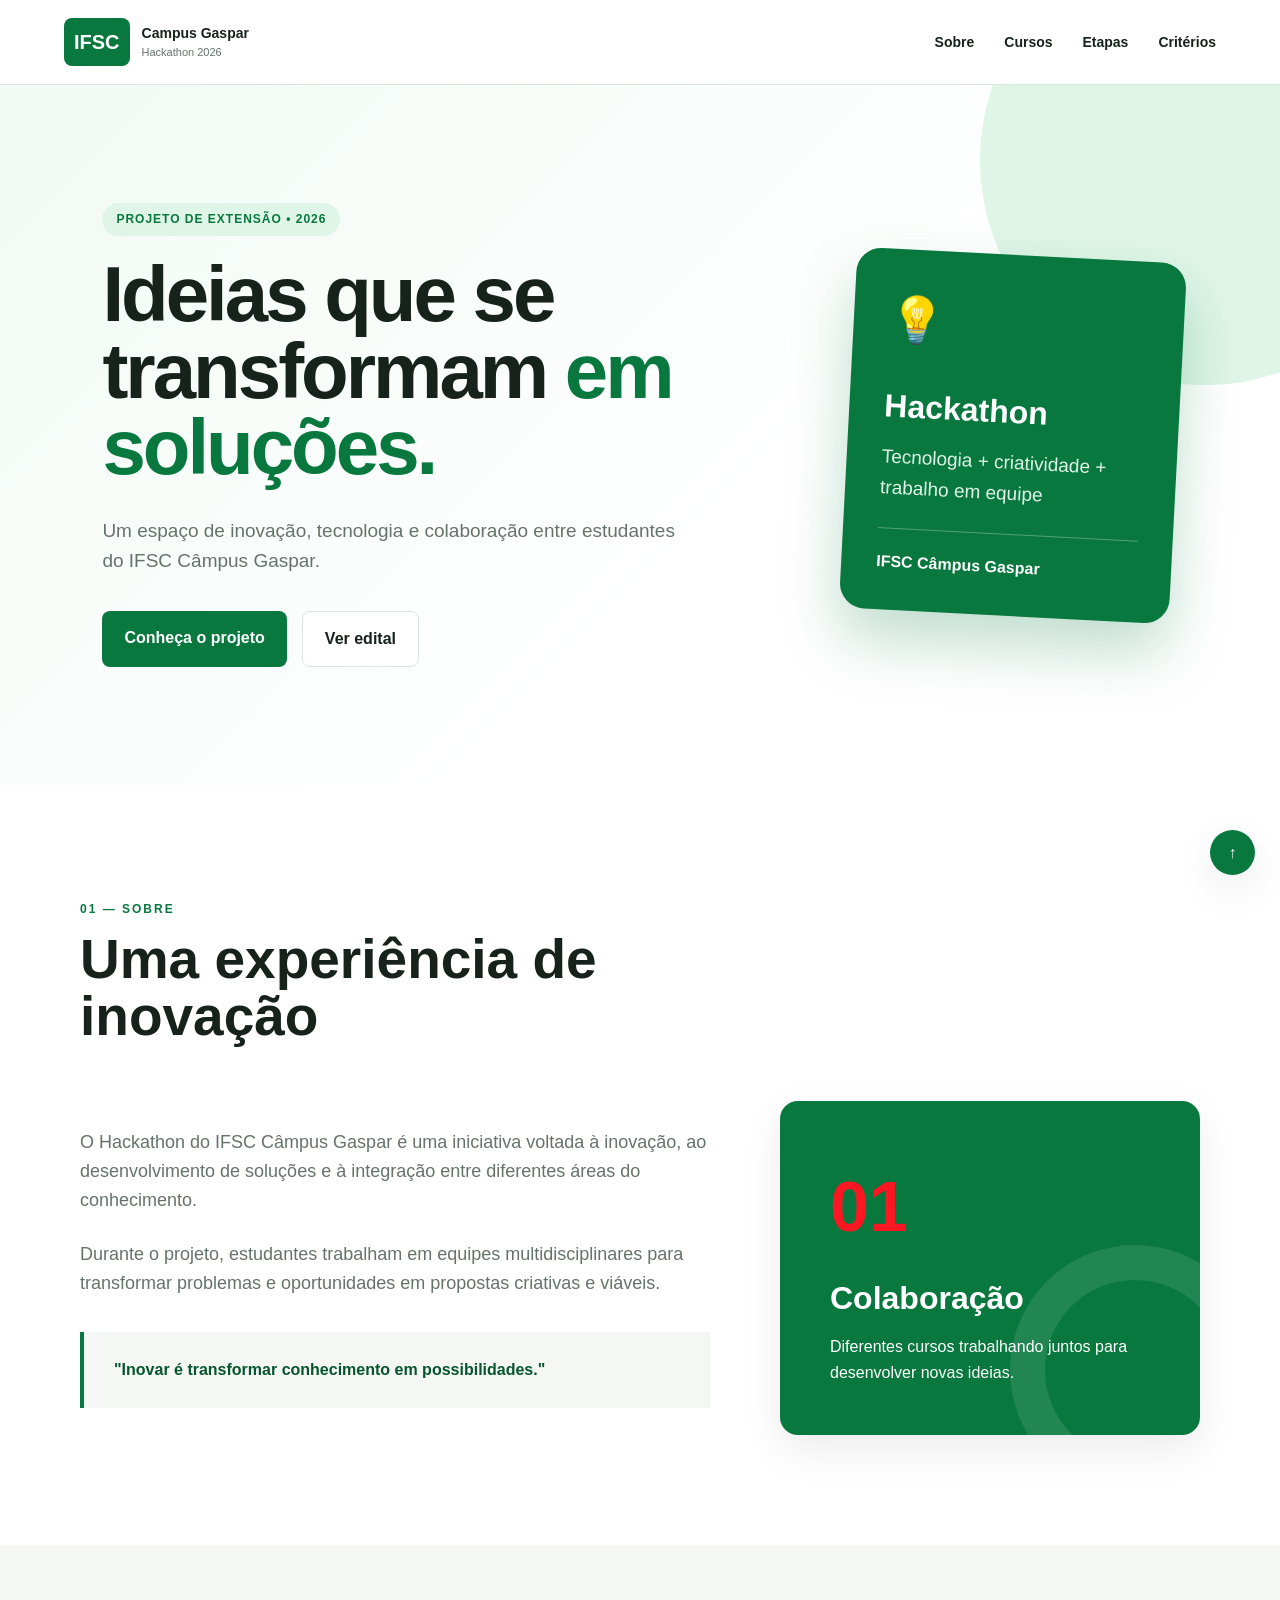
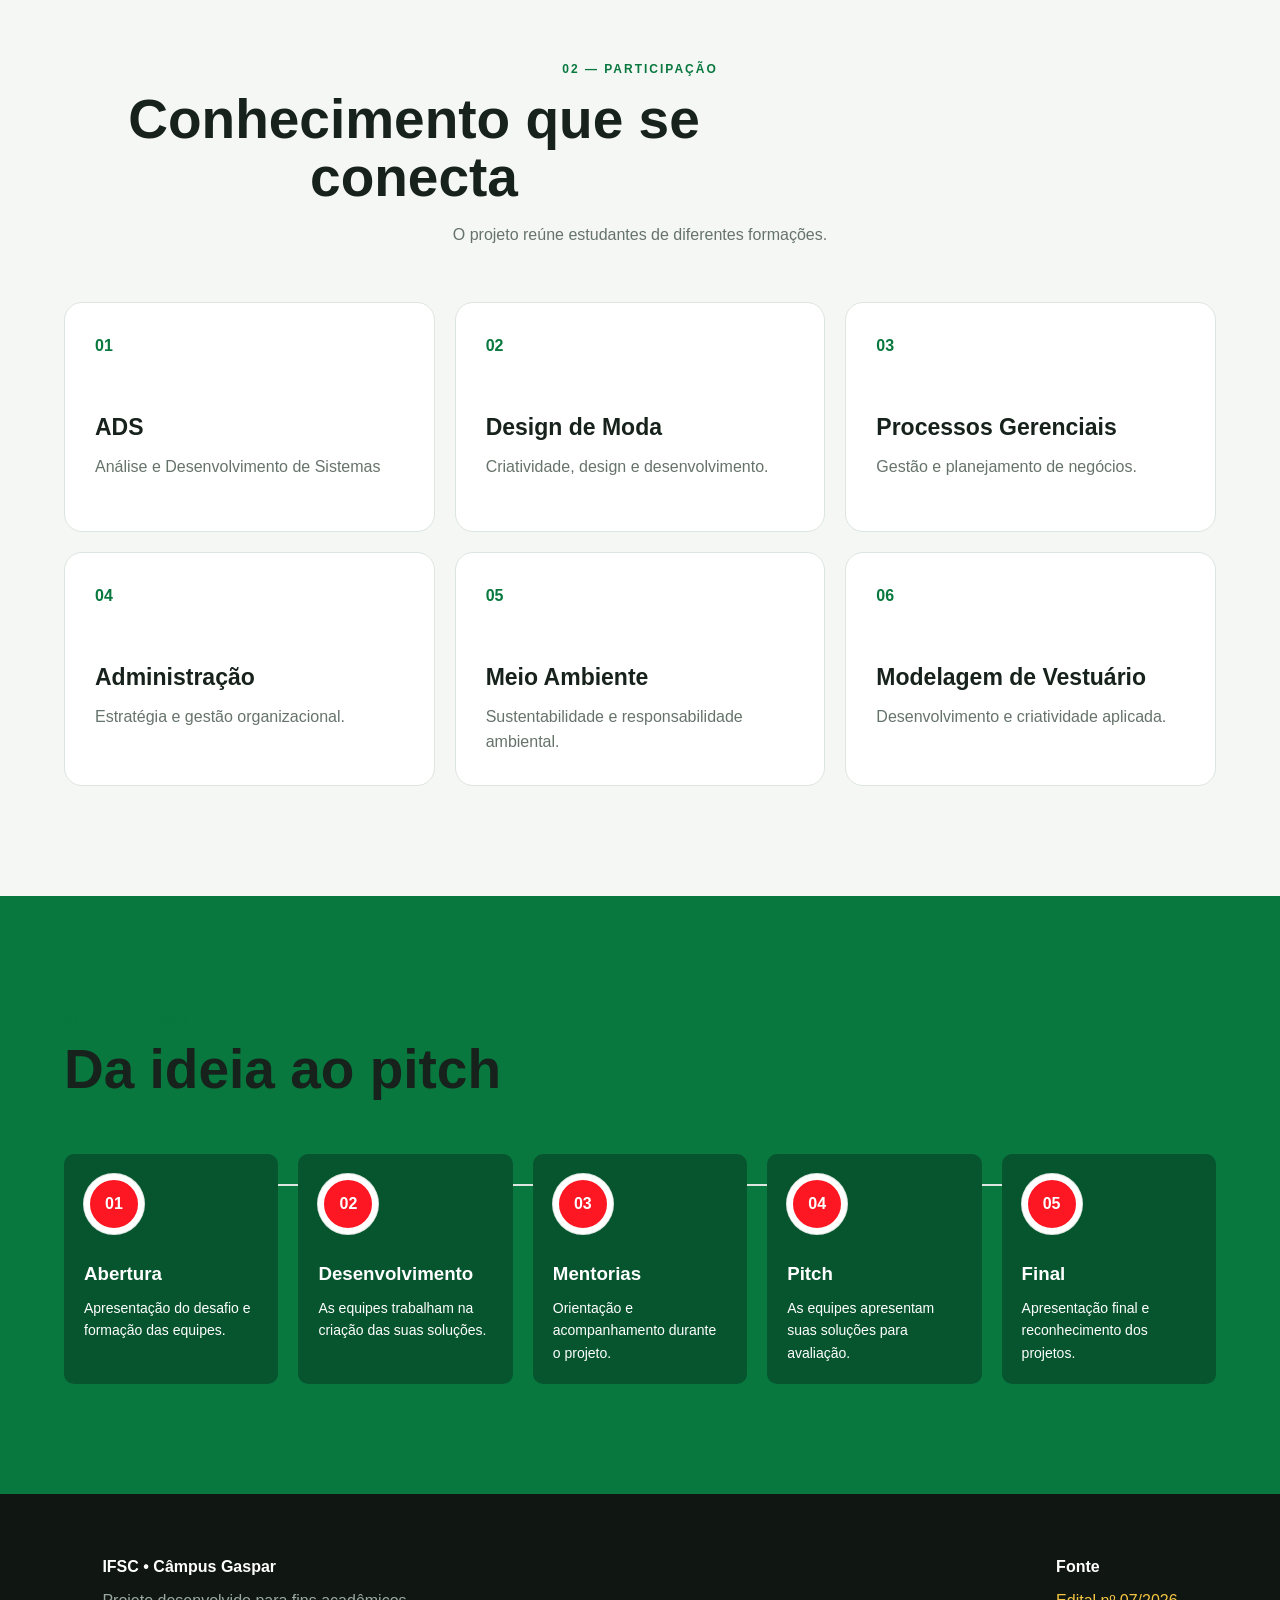
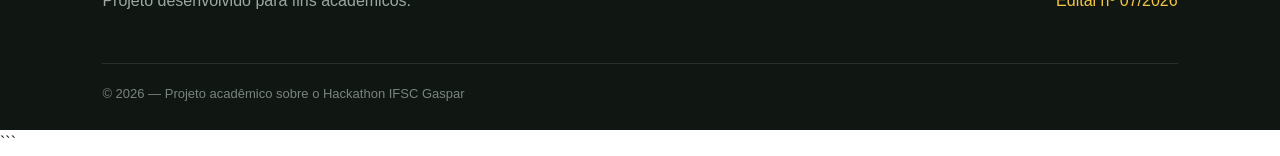
<file: texto.html>
<!DOCTYPE html>
<html lang="pt-BR">
<head>
    <meta charset="UTF-8">
    <meta name="viewport" content="width=device-width, initial-scale=1.0">
    <meta name="description" content="Hackathon IFSC Câmpus Gaspar - inovação, tecnologia e colaboração.">
    <title>Hackathon IFSC Gaspar 2026</title>
    <link rel="stylesheet" href="texto.css">
</head>

<body>
    <!-- Botão fixo para voltar ao topo -->
    <a href="#hero" class="btn-topo">↑</a>

    <header class="cabecalho" id="inicio">
        <div class="logo">
            <span>IFSC</span>
            <div>
                <strong>Campus Gaspar</strong>
                <small>Hackathon 2026</small>
            </div>
        </div>

        <nav class="navegacao" aria-label="Navegação principal">
            <a href="#sobre">Sobre</a>
            <a href="#cursos">Cursos</a>
            <a href="#etapas">Etapas</a>
            <a href="#criterios">Critérios</a>
        </nav>
    </header>

    <main>
        <!-- HERO -->
        <section class="hero">
            <div class="hero-conteudo">
                <span class="tag">PROJETO DE EXTENSÃO • 2026</span>

                <h1>
                    Ideias que se transformam
                    <span>em soluções.</span>
                </h1>

                <p>
                    Um espaço de inovação, tecnologia e colaboração
                    entre estudantes do IFSC Câmpus Gaspar.
                </p>

                <div class="hero-botoes">
                    <a href="#sobre" class="btn btn-principal">Conheça o projeto</a>
                    <a href="https://www.ifsc.edu.br/documents/d/campus-gaspar/edital-07_2026-hackathon-google-docs" target="_blank" class="btn btn-secundario">Ver edital</a>
                </div>
            </div>

            <div class="hero-card">
                <div class="icone">💡</div>

                <h2>Hackathon</h2>

                <p>
                    Tecnologia + criatividade + trabalho em equipe
                </p>

                <div class="linha"></div>

                <strong>IFSC Câmpus Gaspar</strong>
            </div>
        </section>

        <!-- SOBRE -->
        <section class="secao" id="sobre">
            <div class="titulo-secao">
                <span>01 — SOBRE</span>
                <h2>Uma experiência de inovação</h2>
            </div>

            <div class="sobre-grid">
                <article class="sobre-texto">
                    <p>
                        O Hackathon do IFSC Câmpus Gaspar é uma iniciativa
                        voltada à inovação, ao desenvolvimento de soluções
                        e à integração entre diferentes áreas do conhecimento.
                    </p>

                    <p>
                        Durante o projeto, estudantes trabalham em equipes
                        multidisciplinares para transformar problemas e
                        oportunidades em propostas criativas e viáveis.
                    </p>

                    <blockquote>
                        "Inovar é transformar conhecimento em possibilidades."
                    </blockquote>
                </article>

                <aside class="sobre-destaque">
                    <span class="numero">01</span>

                    <h3>Colaboração</h3>

                    <p>
                        Diferentes cursos trabalhando juntos para
                        desenvolver novas ideias.
                    </p>
                </aside>
            </div>
        </section>

        <!-- CURSOS -->
        <section class="secao cursos" id="cursos">
            <div class="titulo-secao" id="part">
                <span>02 — PARTICIPAÇÃO</span>
                <h2>Conhecimento que se conecta</h2>
                <p>
                    O projeto reúne estudantes de diferentes formações.
                </p>
            </div>

            <div class="cards-cursos">
                <article class="curso-card">
                    <span>01</span>
                    <h3>ADS</h3>
                    <p>Análise e Desenvolvimento de Sistemas</p>
                </article>

                <article class="curso-card">
                    <span>02</span>
                    <h3>Design de Moda</h3>
                    <p>Criatividade, design e desenvolvimento.</p>
                </article>

                <article class="curso-card">
                    <span>03</span>
                    <h3>Processos Gerenciais</h3>
                    <p>Gestão e planejamento de negócios.</p>
                </article>

                <article class="curso-card">
                    <span>04</span>
                    <h3>Administração</h3>
                    <p>Estratégia e gestão organizacional.</p>
                </article>

                <article class="curso-card">
                    <span>05</span>
                    <h3>Meio Ambiente</h3>
                    <p>Sustentabilidade e responsabilidade ambiental.</p>
                </article>

                <article class="curso-card">
                    <span>06</span>
                    <h3>Modelagem de Vestuário</h3>
                    <p>Desenvolvimento e criatividade aplicada.</p>
                </article>
            </div>
        </section>

        <!-- ETAPAS -->
        <section class="secao" id="etapas">
            <div class="titulo-secao">
                <span>03 — PROCESSO</span>
                <h2>Da ideia ao pitch</h2>
            </div>

            <div class="timeline">
                <article class="etapa">
                    <div class="etapa-numero">01</div>
                    <div>
                        <h3>Abertura</h3>
                        <p>Apresentação do desafio e formação das equipes.</p>
                    </div>
                </article>

                <article class="etapa">
                    <div class="etapa-numero">02</div>
                    <div>
                        <h3>Desenvolvimento</h3>
                        <p>As equipes trabalham na criação das suas soluções.</p>
                    </div>
                </article>

                <article class="etapa">
                    <div class="etapa-numero">03</div>
                    <div>
                        <h3>Mentorias</h3>
                        <p>Orientação e acompanhamento durante o projeto.</p>
                    </div>
                </article>

                <article class="etapa">
                    <div class="etapa-numero">04</div>
                    <div>
                        <h3>Pitch</h3>
                        <p>As equipes apresentam suas soluções para avaliação.</p>
                    </div>
                </article>

                <article class="etapa">
                    <div class="etapa-numero">05</div>
                    <div>
                        <h3>Final</h3>
                        <p>Apresentação final e reconhecimento dos projetos.</p>
                    </div>
                </article>
            </div>
        </section>

    <!-- FOOTER -->
    <footer>
        <div class="footer-conteudo">
            <div>
                <strong>IFSC • Câmpus Gaspar</strong>
                <p>Projeto desenvolvido para fins acadêmicos.</p>
            </div>

            <div>
                <strong>Fonte</strong>
                <a href="https://www.ifsc.edu.br/documents/d/campus-gaspar/edital-07_2026-hackathon-google-docs" target="_blank">
                    Edital nº 07/2026
                </a>
            </div>
        </div>

        <div class="copyright">
            © 2026 — Projeto acadêmico sobre o Hackathon IFSC Gaspar
        </div>
    </footer>
</body>
</html>
```
</file>
<file: texto.css>
:root {
    --verde: #08783e;
    --verde-escuro: #07552f;
    --verde-claro: #dff5e8;
    --amarelo: #f4c542;
    --branco: #ffffff;
    --preto: #17221c;
    --vermelho: #FC1723;
    --cinza: #66736b;
    --cinza-claro: #f5f7f5;
    --borda: #dce5df;
    --sombra: 0 15px 40px rgba(0, 0, 0, 0.08);
    --raio: 18px;
    --max-width: 1180px;
}

* {
    margin: 0;
    padding: 0;
    box-sizing: border-box;
}

html {
    scroll-behavior: smooth;
}

body {
    font-family: Arial, Helvetica, sans-serif;
    background: var(--branco);
    color: var(--preto);
    line-height: 1.6;
}

a {
    color: inherit;
    text-decoration: none;
}

.cabecalho {
    position: sticky;
    top: 0;
    z-index: 1000;
    display: flex;
    justify-content: space-between;
    align-items: center;
    padding: 18px 5%;
    background: rgba(255, 255, 255, 0.95);
    border-bottom: 1px solid var(--borda);
    backdrop-filter: blur(10px);
}

.logo {
    display: flex;
    align-items: center;
    gap: 12px;
}

.logo > span {
    background: var(--verde);
    color: white;
    font-size: 20px;
    font-weight: 900;
    padding: 8px 10px;
    border-radius: 8px;
}

.logo div {
    display: flex;
    flex-direction: column;
}

.logo strong {
    font-size: 14px;
}

.logo small {
    color: var(--cinza);
    font-size: 11px;
}

.navegacao {
    display: flex;
    gap: 30px;
}

.navegacao a {
    position: relative;
    font-size: 14px;
    font-weight: bold;
    transition: color 0.3s ease, transform 0.3s ease;
}

.navegacao a::after {
    content: "";
    position: absolute;
    left: 0;
    bottom: -7px;
    width: 0;
    height: 2px;
    background: var(--verde);
    transition: width 0.3s ease;
}

.navegacao a:hover {
    color: var(--verde);
    transform: translateY(-2px);
}

.navegacao a:hover::after {
    width: 100%;
}

.btn-topo {
    position: fixed;
    right: 25px;
    bottom: 25px;
    z-index: 2000;
    width: 45px;
    height: 45px;
    display: flex;
    align-items: center;
    justify-content: center;
    background: var(--verde);
    color: white;
    border-radius: 50%;
    box-shadow: var(--sombra);
    transition: transform 0.3s ease, background 0.3s ease;
}

.btn-topo:hover {
    background: var(--verde-escuro);
    transform: translateY(-5px);
}

.hero {
    position: relative;
    min-height: 700px;
    display: flex;
    align-items: center;
    justify-content: space-between;
    gap: 60px;
    padding: 100px 8%;
    overflow: hidden;
    background: linear-gradient(135deg, #f1faf5 0%, #ffffff 60%);
}

.hero::before {
    content: "";
    position: absolute;
    width: 450px;
    height: 450px;
    right: -150px;
    top: -150px;
    background: var(--verde-claro);
    border-radius: 50%;
    z-index: 0;
}

.hero-conteudo {
    position: relative;
    z-index: 2;
    max-width: 650px;
    animation: aparecer 0.8s ease;
}

.tag {
    display: inline-block;
    margin-bottom: 20px;
    padding: 7px 14px;
    border-radius: 50px;
    background: var(--verde-claro);
    color: var(--verde);
    font-size: 12px;
    font-weight: bold;
    letter-spacing: 1px;
}

.hero h1 {
    font-size: clamp(45px, 7vw, 78px);
    line-height: 0.98;
    letter-spacing: -3px;
    margin-bottom: 30px;
}

.hero h1 span {
    color: var(--verde);
}

.hero p {
    max-width: 580px;
    color: var(--cinza);
    font-size: 19px;
    margin-bottom: 35px;
}

.hero-botoes {
    display: flex;
    gap: 15px;
    flex-wrap: wrap;
}

.btn {
    display: inline-block;
    padding: 14px 22px;
    border-radius: 8px;
    font-weight: bold;
    transition: transform 0.3s ease, box-shadow 0.3s ease, background 0.3s ease;
}

.btn:hover {
    transform: translateY(-4px);
    box-shadow: 0 10px 25px rgba(0, 0, 0, 0.12);
}

.btn-principal {
    background: var(--verde);
    color: white;
}

.btn-principal:hover {
    background: var(--verde-escuro);
}

.btn-secundario {
    border: 1px solid var(--borda);
    background: white;
}

.hero-card {
    position: relative;
    z-index: 2;
    width: 330px;
    padding: 35px;
    background: var(--verde);
    color: white;
    border-radius: 25px;
    box-shadow: 0 30px 60px rgba(8, 120, 62, 0.25);
    transform: rotate(3deg);
    transition: transform 0.4s ease;
}

.hero-card:hover {
    transform: rotate(0deg) translateY(-10px);
}

.icone {
    font-size: 45px;
    margin-bottom: 25px;
}

.hero-card h2 {
    font-size: 32px;
}

.hero-card p {
    color: #dff5e8;
    margin: 10px 0 25px;
}

.linha {
    height: 1px;
    background: rgba(255, 255, 255, 0.3);
    margin-bottom: 20px;
}

.secao {
    max-width: var(--max-width);
    margin: auto;
    padding: 110px 30px;
}

.titulo-secao {
    margin-bottom: 55px;
}

.titulo-secao > span {
    color: var(--verde);
    font-size: 12px;
    font-weight: bold;
    letter-spacing: 2px;
}

.titulo-secao h2 {
    max-width: 700px;
    margin-top: 10px;
    font-size: clamp(35px, 5vw, 55px);
    line-height: 1.05;
}

.titulo-secao p {
    color: var(--cinza);
    margin-top: 15px;
}

/* Sobre */
.sobre-grid {
    display: grid;
    grid-template-columns: 1.5fr 1fr;
    gap: 70px;
    align-items: center;
}

.sobre-texto p {
    color: var(--cinza);
    font-size: 18px;
    margin-bottom: 25px;
}

blockquote {
    position: relative;
    margin-top: 35px;
    padding: 25px 30px;
    border-left: 4px solid var(--verde);
    background: var(--cinza-claro);
    font-weight: bold;
    color: var(--verde-escuro);
}

.sobre-destaque {
    position: relative;
    padding: 50px;
    background: var(--verde);
    color: white;
    border-radius: var(--raio);
    overflow: hidden;
    box-shadow: var(--sombra);
}

.sobre-destaque::after {
    content: "";
    position: absolute;
    right: -60px;
    bottom: -60px;
    width: 180px;
    height: 180px;
    border: 35px solid rgba(255, 255, 255, 0.1);
    border-radius: 50%;
}

.numero {
    font-size: 70px;
    color: var(--vermelho);
    font-weight: 900;
}

.sobre-destaque h3 {
    font-size: 32px;
    margin: 10px 0;
}

/* Cursos */
.cursos {
    max-width: none;
    padding-left: 5%;
    padding-right: 5%;
    background: var(--cinza-claro);
}

#part{
    text-align: center;
    margin-left: auto;
    margin-right: auto;
}

.cards-cursos {
    max-width: var(--max-width);
    margin: auto;
    display: grid;
    grid-template-columns: repeat(3, 1fr);
    gap: 20px;
}

.curso-card {
    position: relative;
    min-height: 230px;
    padding: 30px;
    background: white;
    border: 1px solid var(--borda);
    border-radius: var(--raio);
    overflow: hidden;
    transition: transform 0.3s ease, box-shadow 0.3s ease, border-color 0.3s ease;
}

.curso-card:hover {
    transform: translateY(-8px);
    border-color: var(--verde);
    box-shadow: var(--sombra);
}

.curso-card span {
    color: var(--verde);
    font-weight: bold;
}

.curso-card h3 {
    margin-top: 50px;
    font-size: 23px;
}

.curso-card p {
    color: var(--cinza);
    margin-top: 8px;
}

/* Etapas*/
.timeline {
    position: relative;
    display: grid;
    grid-template-columns: repeat(5, 1fr);
    gap: 20px;
}

.timeline::before {
    content: "";
    position: absolute;
    top: 30px;
    left: 5%;
    width: 90%;
    height: 2px;
    background: var(--borda);
}

#etapas{
    background: var(--verde);
    padding-left: 5%;
    padding-right: 5%;
    max-width: none;
}

.etapa {
    position: relative;
    z-index: 2;
    padding: 20px;
    background: var(--verde-escuro);
    border-radius: 10px;
}

.etapa-numero {
    width: 60px;
    height: 60px;
    display: flex;
    align-items: center;
    justify-content: center;
    margin-bottom: 25px;
    background: var(--vermelho);
    color: white;
    border-radius: 50%;
    font-weight: bold;
    border: 6px solid white;
    box-shadow: 0 0 0 1px var(--borda);
}

.etapa h3 {
    color: var(--branco);
    margin-bottom: 8px;
}

.etapa p {
    color: var(--branco);
    font-size: 14px;
}

footer {
    background: #101713;
    color: white;
    padding: 60px 8% 25px;
}

.footer-conteudo {
    display: flex;
    justify-content: space-between;
    gap: 40px;
    max-width: var(--max-width);
    margin: auto;
}

.footer-conteudo p {
    color: #9ba8a0;
    margin-top: 8px;
}

.footer-conteudo a {
    display: block;
    color: var(--amarelo);
    margin-top: 8px;
}

.copyright {
    max-width: var(--max-width);
    margin: 50px auto 0;
    padding-top: 20px;
    border-top: 1px solid #27322c;
    color: #78847c;
    font-size: 13px;
}

/* Animate */
@keyframes aparecer {
    from {
        opacity: 0;
        transform: translateY(30px);
    }

    to {
        opacity: 1;
        transform: translateY(0);
    }
}

/* Responsividade */
@media (max-width: 900px) {
    .cabecalho {
        padding: 15px 4%;
    }

    .navegacao {
        gap: 15px;
    }

    .hero {
        flex-direction: column;
        align-items: flex-start;
        padding: 80px 6%;
    }

    .hero-card {
        align-self: center;
    }

    .sobre-grid {
        grid-template-columns: 1fr;
    }

    .cards-cursos {
        grid-template-columns: repeat(2, 1fr);
    }

    .timeline {
        grid-template-columns: repeat(2, 1fr);
    }

    .timeline::before {
        display: none;
    }
}

@media (max-width: 600px) {
    .cabecalho {
        position: relative;
        flex-direction: column;
        gap: 20px;
    }

    .navegacao {
        width: 100%;
        justify-content: center;
        flex-wrap: wrap;
    }

    .hero {
        min-height: auto;
        padding: 70px 6%;
    }

    .hero h1 {
        letter-spacing: -2px;
    }

    .hero-card {
        width: 100%;
        transform: none;
    }

    .hero-card:hover {
        transform: translateY(-5px);
    }

    .secao {
        padding: 80px 20px;
    }

    .cards-cursos {
        grid-template-columns: 1fr;
    }

    .timeline {
        grid-template-columns: 1fr;
    }

    .footer-conteudo {
        flex-direction: column;
    }
}
</file>
